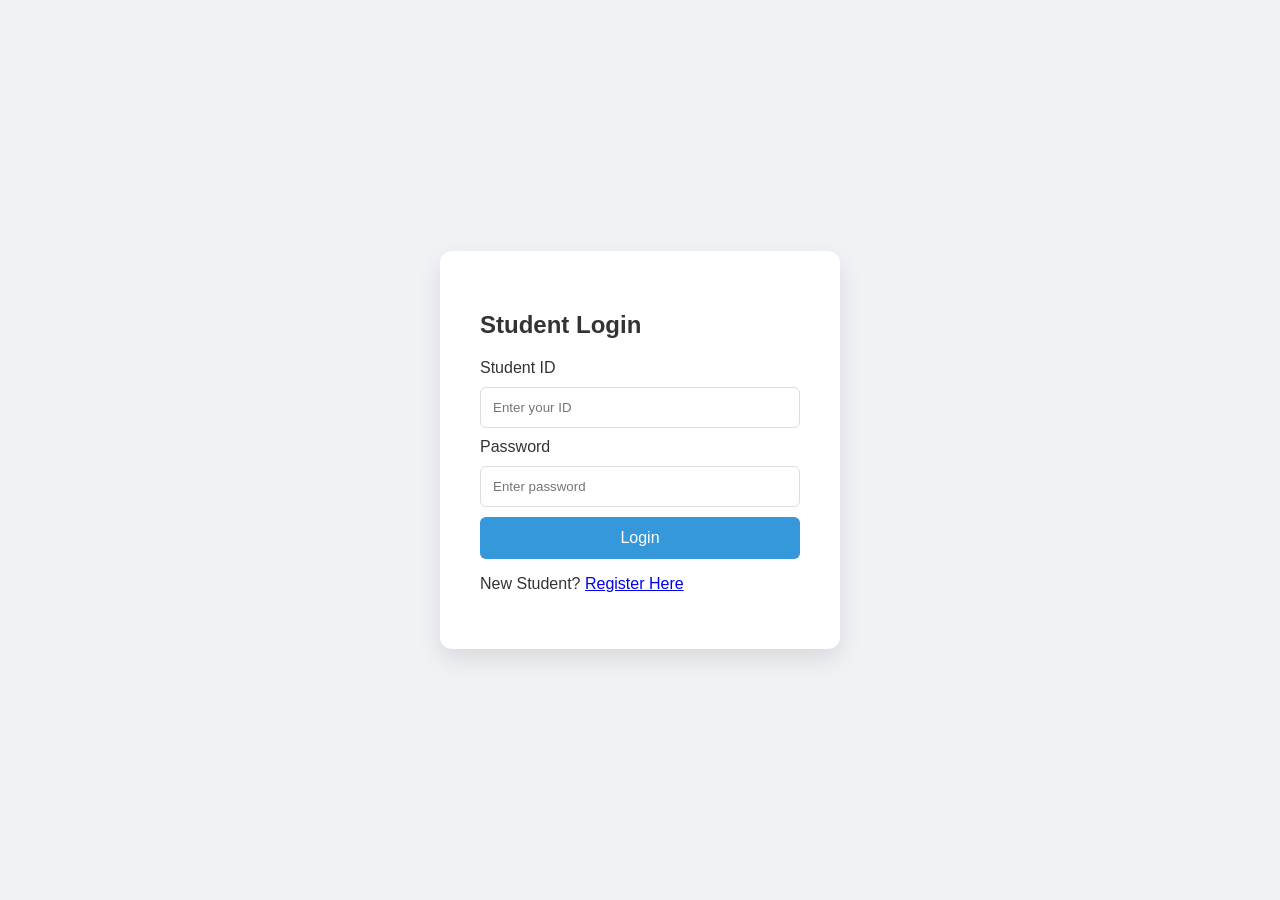
<file: index.html>
<!DOCTYPE html>
<html lang="en">
<head>
    <meta charset="UTF-8">
    <meta name="viewport" content="width=device-width, initial-scale=1.0">
    <title>Login - Acadex</title>
    <link rel="stylesheet" href="css/style.css">
</head>
<body>

    <div class="auth-container">
        <form class="auth-box" id="loginForm">
            <h2>Student Login</h2>
            
            <div class="input-group">
                <label for="loginID">Student ID</label>
                <input type="text" id="loginID" placeholder="Enter your ID" required>
            </div>

            <div class="input-group">
                <label for="loginPass">Password</label>
                <input type="password" id="loginPass" placeholder="Enter password" required>
            </div>

            <button type="submit" class="login-btn">Login</button>
            
            <p class="switch-text">New Student? <a href="register.html">Register Here</a></p>
        </form>
    </div>
    <script src="js/auth.js"></script>
</body>
</html>
</file>
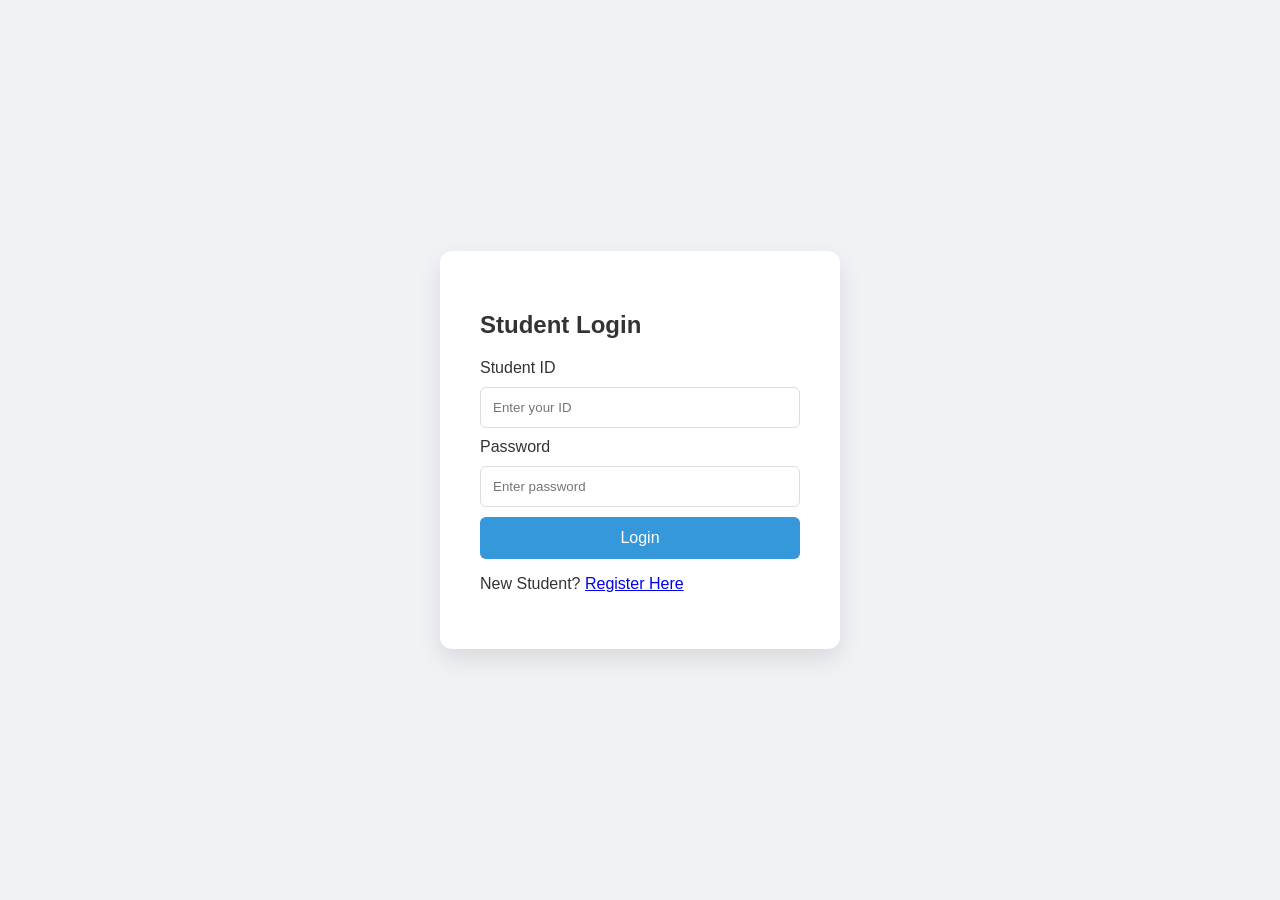
<file: history.html>
<!DOCTYPE html>
<html lang="en">
<head>
    <title>History - CGPA System</title>
    <link rel="stylesheet" href="css/style.css">
    <style>
        .subject-tag {
            display: inline-block;
            background: #e1e7ff;
            color: #3b5998;
            padding: 2px 8px;
            margin: 2px;
            border-radius: 4px;
            font-size: 12px;
            border: 1px solid #c5cdec;
        }
        .gpa-badge {
            background: #28a745;
            color: white;
            padding: 4px 10px;
            border-radius: 20px;
            font-weight: bold;
        }
        .sem-badge {
            background: #6c757d;
            color: white;
            padding: 2px 8px;
            border-radius: 4px;
            font-size: 14px;
        }
        .filter-section {
            margin-bottom: 20px;
            display: flex;
            gap: 10px;
            align-items: center;
        }
        .delete-btn {
            background: #ff4757;
            color: white;
            border: none;
            padding: 5px 12px;
            border-radius: 4px;
            cursor: pointer;
        }
    </style>
</head>
<body>
    <div class="main-container">
        <nav>
            <span id="welcomeTextHistory">Welcome</span>
            <div class="nav-links">
                <a href="dashboard.html">Calculator</a>
                <a href="history.html" class="active">History</a>
                <button onclick="logout()" class="logout-btn">Logout</button>
            </div>
        </nav>

        <div class="card">
            <h3>Your Detailed Result History</h3>
            
            <div class="filter-section">
                <label>Filter by Semester:</label>
                <input type="number" id="filterInput" placeholder="Enter Semester No" style="width: 150px; margin: 0;">
                <button onclick="filterResults()" style="width: auto; padding: 10px 20px;">Search</button>
                <button onclick="resetFilter()" style="width: auto; padding: 10px 20px; background: #6c757d;">Reset</button>
            </div>

            <table id="historyTable">
                <thead>
                    <tr>
                        <th>Semester</th>
                        <th>Date</th>
                        <th>GPA</th>
                        <th>Subjects & Grades</th>
                        <th>Action</th>
                    </tr>
                </thead>
                <tbody id="historyList"></tbody>
            </table>
        </div>
    </div>

    <script src="js/auth.js"></script>
    <script>
        let user = JSON.parse(localStorage.getItem('loggedInUser'));
        if(!user) window.location.href = "index.html";
        document.getElementById('welcomeTextHistory').innerText = "History of " + user.name;

        function renderHistory(resultsToDisplay) {
            const list = document.getElementById('historyList');
            list.innerHTML = "";
            
            if(resultsToDisplay && resultsToDisplay.length > 0) {
                resultsToDisplay.forEach((res, index) => {
                    let subjectsHTML = "";
                    if(res.details) {
                        res.details.forEach(sub => {
                            subjectsHTML += `<span class="subject-tag">${sub.name} (${sub.grade})</span>`;
                        });
                    }

                    list.innerHTML += `<tr>
                        <td><span class="sem-badge">Semester ${res.semester || 'N/A'}</span></td>
                        <td>${res.date}</td>
                        <td><span class="gpa-badge">${res.gpa}</span></td>
                        <td>${subjectsHTML}</td>
                        <td><button class="delete-btn" onclick="deleteRecord(${index})">Delete</button></td>
                    </tr>`;
                });
            } else {
                list.innerHTML = "<tr><td colspan='5' style='text-align:center;'>No results found.</td></tr>";
            }
        }

        function filterResults() {
            const val = document.getElementById('filterInput').value;
            if(!val) return alert("Enter a semester number to filter");
            
            const filtered = user.results.filter(r => r.semester == val);
            renderHistory(filtered);
        }

        function resetFilter() {
            document.getElementById('filterInput').value = "";
            renderHistory(user.results);
        }

        function deleteRecord(index) {
            if(confirm("Are you sure you want to delete this record?")) {
                let users = JSON.parse(localStorage.getItem('users'));
                let userIdx = users.findIndex(u => u.id === user.id);
                
                users[userIdx].results.splice(index, 1);
                localStorage.setItem('users', JSON.stringify(users));
                localStorage.setItem('loggedInUser', JSON.stringify(users[userIdx]));
                user = users[userIdx];
                renderHistory(user.results);
            }
        }

        renderHistory(user.results);
    </script>
</body>
</html>
</file>
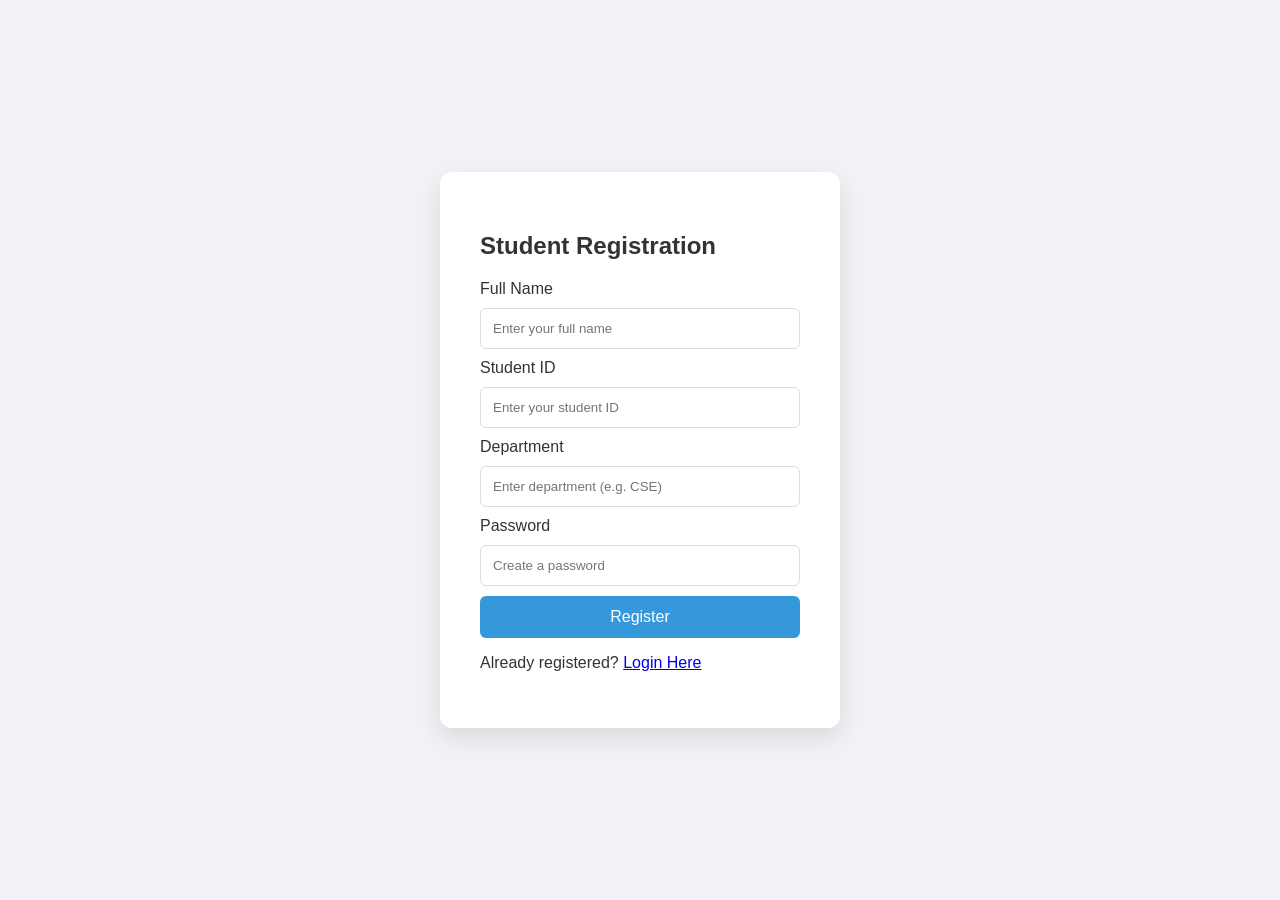
<file: register.html>
<!DOCTYPE html>
<html lang="en">
<head>
    <meta charset="UTF-8">
    <meta name="viewport" content="width=device-width, initial-scale=1.0">
    <title>Registration - CGPA System</title>
    <link rel="stylesheet" href="css/style.css">
</head>
<body>

    <div class="auth-container">
        <form class="auth-box" id="regForm">
            <h2>Student Registration</h2>
            
            <div class="input-group">
                <label for="regName">Full Name</label>
                <input type="text" id="regName" placeholder="Enter your full name" required>
            </div>

            <div class="input-group">
                <label for="regID">Student ID</label>
                <input type="text" id="regID" placeholder="Enter your student ID" required>
            </div>

            <div class="input-group">
                <label for="regDept">Department</label>
                <input type="text" id="regDept" placeholder="Enter department (e.g. CSE)" required>
            </div>

            <div class="input-group">
                <label for="regPass">Password</label>
                <input type="password" id="regPass" placeholder="Create a password" required>
            </div>

            <button type="submit" class="login-btn">Register</button>
            
            <p class="switch-text">Already registered? <a href="index.html">Login Here</a></p>
        </form>
    </div>

    <!-- জাভাস্ক্রিপ্ট ফাইল লিঙ্ক -->
    <script src="js/auth.js"></script>
</body>
</html>
</file>
<file: css/style.css>
body {
    font-family: 'Segoe UI', Tahoma, Geneva, Verdana, sans-serif;
    background: #f0f2f5;
    margin: 0;
    color: #333;
}

.main-container {
    max-width: 1000px;
    margin: 0 auto;
    padding: 20px;
    padding-bottom: 50px;
}

nav {
    background: #2c3e50;
    color: white;
    padding: 15px 30px;
    display: flex;
    justify-content: space-between;
    align-items: center;
}

.nav-links {
    display: flex;
    align-items: center;
    gap: 20px;
}

.nav-links a {
    color: white;
    text-decoration: none;
    font-weight: 500;
}

.nav-links a.active {
    border-bottom: 2px solid #3498db;
    padding-bottom: 3px;
}

.logout-btn {
    background: #e74c3c;
    border: none;
    padding: 8px 18px;
    color: white;
    border-radius: 4px;
    cursor: pointer;
}

.card {
    background: white;
    margin: 20px 0;
    padding: 25px;
    border-radius: 10px;
    box-shadow: 0 4px 6px rgba(0,0,0,0.1);
}

.input-group-row {
    display: flex;
    gap: 10px;
    margin-bottom: 20px;
    align-items: center;
}

.input-group-row input {
    flex: 1;
    padding: 10px;
    border: 1px solid #ddd;
    border-radius: 4px;
    margin: 0;
    box-sizing: border-box;
}

.input-group-row button {
    background: #3498db;
    color: white;
    border: none;
    padding: 10px 25px;
    border-radius: 4px;
    cursor: pointer;
    width: auto;
    white-space: nowrap;
}

table {
    width: 100%;
    border-collapse: collapse;
    margin-top: 15px;
}

th,
td {
    border: 1px solid #eee;
    padding: 12px;
    text-align: left;
}

th {
    background: #f8f9fa;
}

.gpa-text {
    color: #27ae60;
    font-weight: bold;
}

.sub-badge {
    background: #f1f2f6;
    padding: 2px 6px;
    margin: 2px;
    border-radius: 4px;
    display: inline-block;
    font-size: 11px;
    border: 1px solid #dfe4ea;
}

.delete-small {
    background: #ff4757;
    color: white;
    border: none;
    padding: 5px 10px;
    border-radius: 3px;
    cursor: pointer;
}

.history-header {
    display: flex;
    justify-content: space-between;
    align-items: flex-start;
    border-bottom: 1px solid #eee;
    padding-bottom: 15px;
}

.qr-btn {
    background: #8e44ad;
    color: white;
    border: none;
    padding: 6px 12px;
    border-radius: 4px;
    cursor: pointer;
    margin-top: 8px;
}

.filter-row {
    margin: 15px 0;
    display: flex;
    gap: 10px;
}

.filter-row select {
    padding: 8px;
    border-radius: 4px;
    border: 1px solid #ddd;
}

.clear-btn {
    background: #7f8c8d;
    color: white;
    border: none;
    padding: 8px 15px;
    border-radius: 4px;
    cursor: pointer;
}

.modal {
    display: none;
    position: fixed;
    z-index: 1000;
    left: 0;
    top: 0;
    width: 100%;
    height: 100%;
    background: rgba(0,0,0,0.6);
    justify-content: center;
    align-items: center;
}

.modal-content {
    background: white;
    padding: 30px;
    border-radius: 12px;
    text-align: center;
    width: 300px;
    position: relative;
}

.close {
    position: absolute;
    right: 20px;
    top: 10px;
    font-size: 28px;
    cursor: pointer;
}

#qrcode {
    margin: 20px auto;
    display: flex;
    justify-content: center;
}

.auth-container {
    display: flex;
    justify-content: center;
    align-items: center;
    height: 100vh;
}

.auth-box {
    background: white;
    padding: 40px;
    border-radius: 12px;
    box-shadow: 0 10px 25px rgba(0,0,0,0.1);
    width: 320px;
}

.auth-box input {
    width: 100%;
    padding: 12px;
    margin: 10px 0;
    border: 1px solid #ddd;
    border-radius: 6px;
    box-sizing: border-box;
}

.auth-box button {
    width: 100%;
    padding: 12px;
    background: #3498db;
    color: white;
    border: none;
    border-radius: 6px;
    cursor: pointer;
    font-size: 16px;
}


@media (max-width: 768px) {
    .dashboard-container {
        padding: 1rem 3%;
    }

    .top-navbar {
        flex-direction: column;
        gap: 10px;
        text-align: center;
        padding: 15px;
    }

    .nav-user {
        flex-direction: column;
        gap: 10px;
    }

    .stats-grid {
        grid-template-columns: repeat(2, 1fr);
        gap: 10px;
    }

    .stat-card {
        padding: 15px 10px;
        flex-direction: column;
        text-align: center;
    }

    .main-grid {
        grid-template-columns: 1fr;
        gap: 20px;
    }

    .input-group-row, .input-field-group {
        flex-direction: column;
        display: flex;
    }

    .input-group-row input, .input-field-group input, .input-group-row button {
        width: 100% !important;
        margin-bottom: 10px;
    }

    .table-responsive {
        overflow-x: auto;
        -webkit-overflow-scrolling: touch;
    }

    .modern-table {
        min-width: 500px; 
    }

    .semester-footer {
        flex-direction: column;
        align-items: center;
        text-align: center;
        gap: 20px;
    }

    .save-controls {
        width: 100%;
        flex-direction: column;
    }

    .save-controls input, .save-controls button {
        width: 100% !important;
    }

    .modal-content {
        width: 90%;
        padding: 20px;
    }

    .auth-box {
        width: 90%;
        padding: 25px;
    }
}

@media (max-width: 480px) {
    .stats-grid {
        grid-template-columns: 1fr; 
    }

    .nav-brand {
        font-size: 1.2rem;
    }
}

.subjects-container {
    display: flex;
    flex-direction: column;
    gap: 5px;
    padding: 5px 0;
}

.subject-row {
    display: flex;
    justify-content: space-between;
    align-items: center;
    background: #f8fafc;
    border: 1px solid #e2e8f0;
    padding: 4px 10px;
    border-radius: 6px;
    min-width: 200px;
    font-size: 0.85rem;
}

.sub-name {
    color: #475569;
    font-weight: 500;
}

.sub-grade {
    background: #6366f1;
    color: white;
    padding: 1px 6px;
    border-radius: 4px;
    font-size: 0.75rem;
    font-weight: bold;
}

@media (max-width: 768px) {
    .subject-row {
        min-width: 150px;
    }
}
</file>
